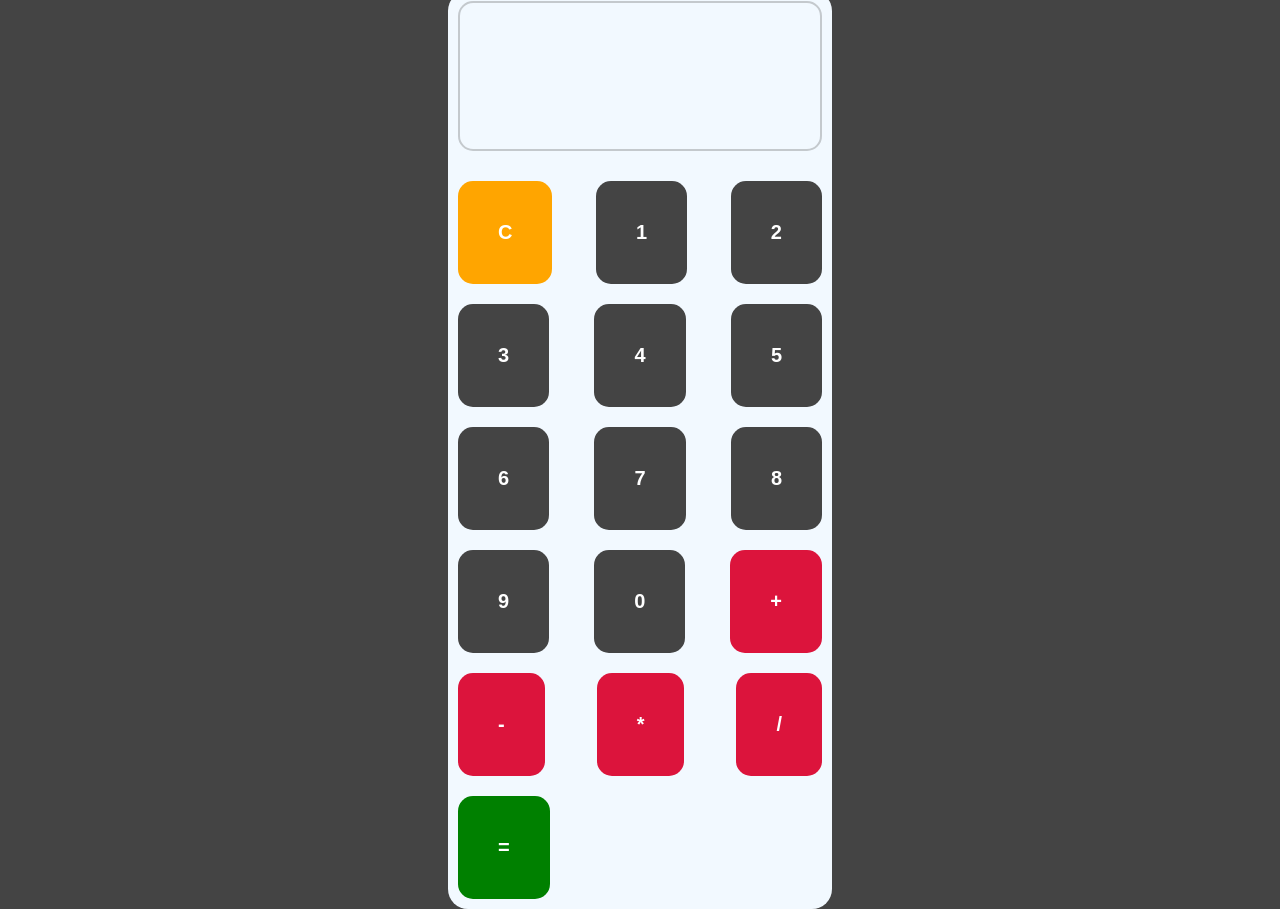
<file: calculator_app/index.html>
<!DOCTYPE html>
<html lang="en">
<head>
    <meta charset="UTF-8">
    <link rel="stylesheet" href="./index.css">
    <title>calculator_app</title>
</head>
<body>
<!--calculator container-->
    <section>
        <div class="container">
    <!--    calculator screen    -->
            <div class="screen"></div>
    
    <!--    number keypads    -->
                <div class="keypads">
                    <button class="keypad clear">C</button>
                    <button class="keypad">1</button>
                    <button class="keypad">2</button>
                    <button class="keypad">3</button>
                    <button class="keypad">4</button>
                    <button class="keypad">5</button>
                    <button class="keypad">6</button>
                    <button class="keypad">7</button>
                    <button class="keypad">8</button>
                    <button class="keypad">9</button>
                    <button class="keypad">0</button>
                    <button class="keypad sum">+</button>
                    <button class="keypad minus">-</button>
                    <button class="keypad multiply">*</button>
                    <button class="keypad divide">/</button>
                    <button class="keypad equals">=</button>
                </div>
        </div>
    </section>

<script src="./index.js"></script>
</body>
</html>
</file>
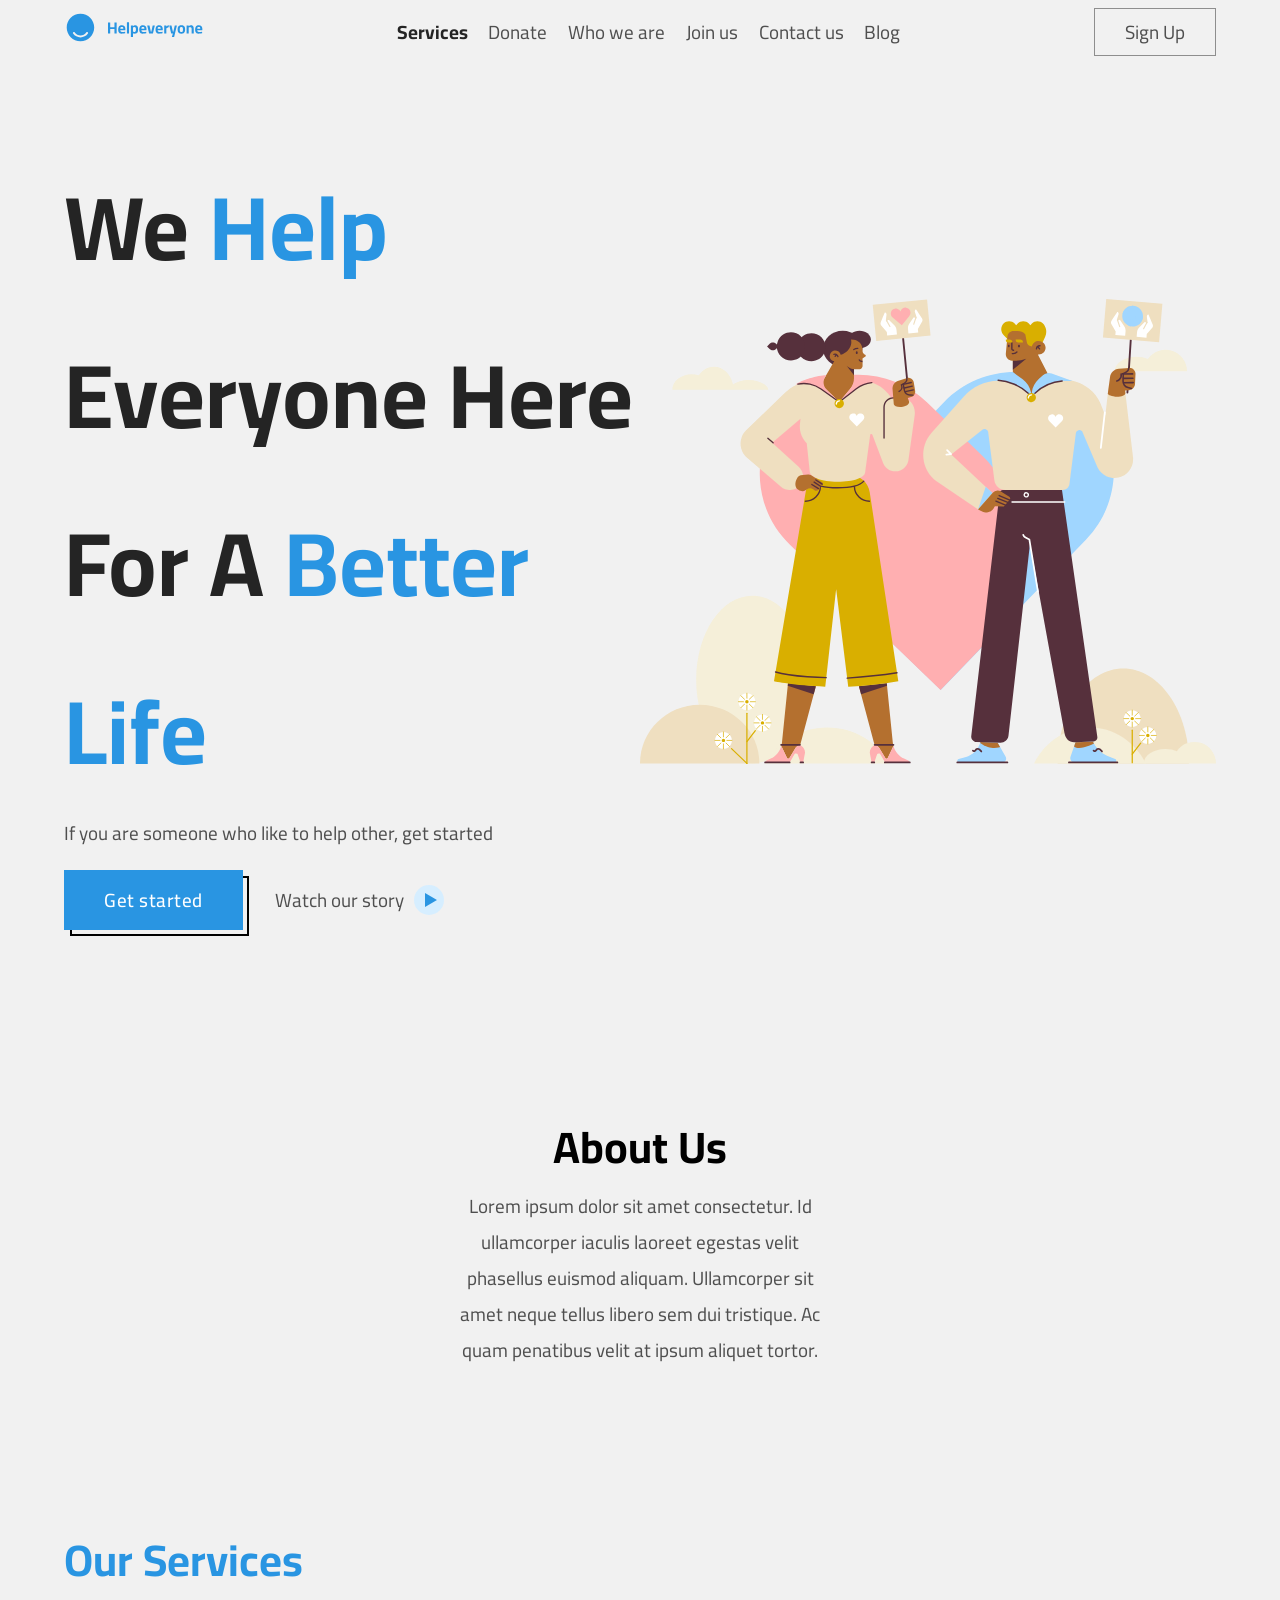
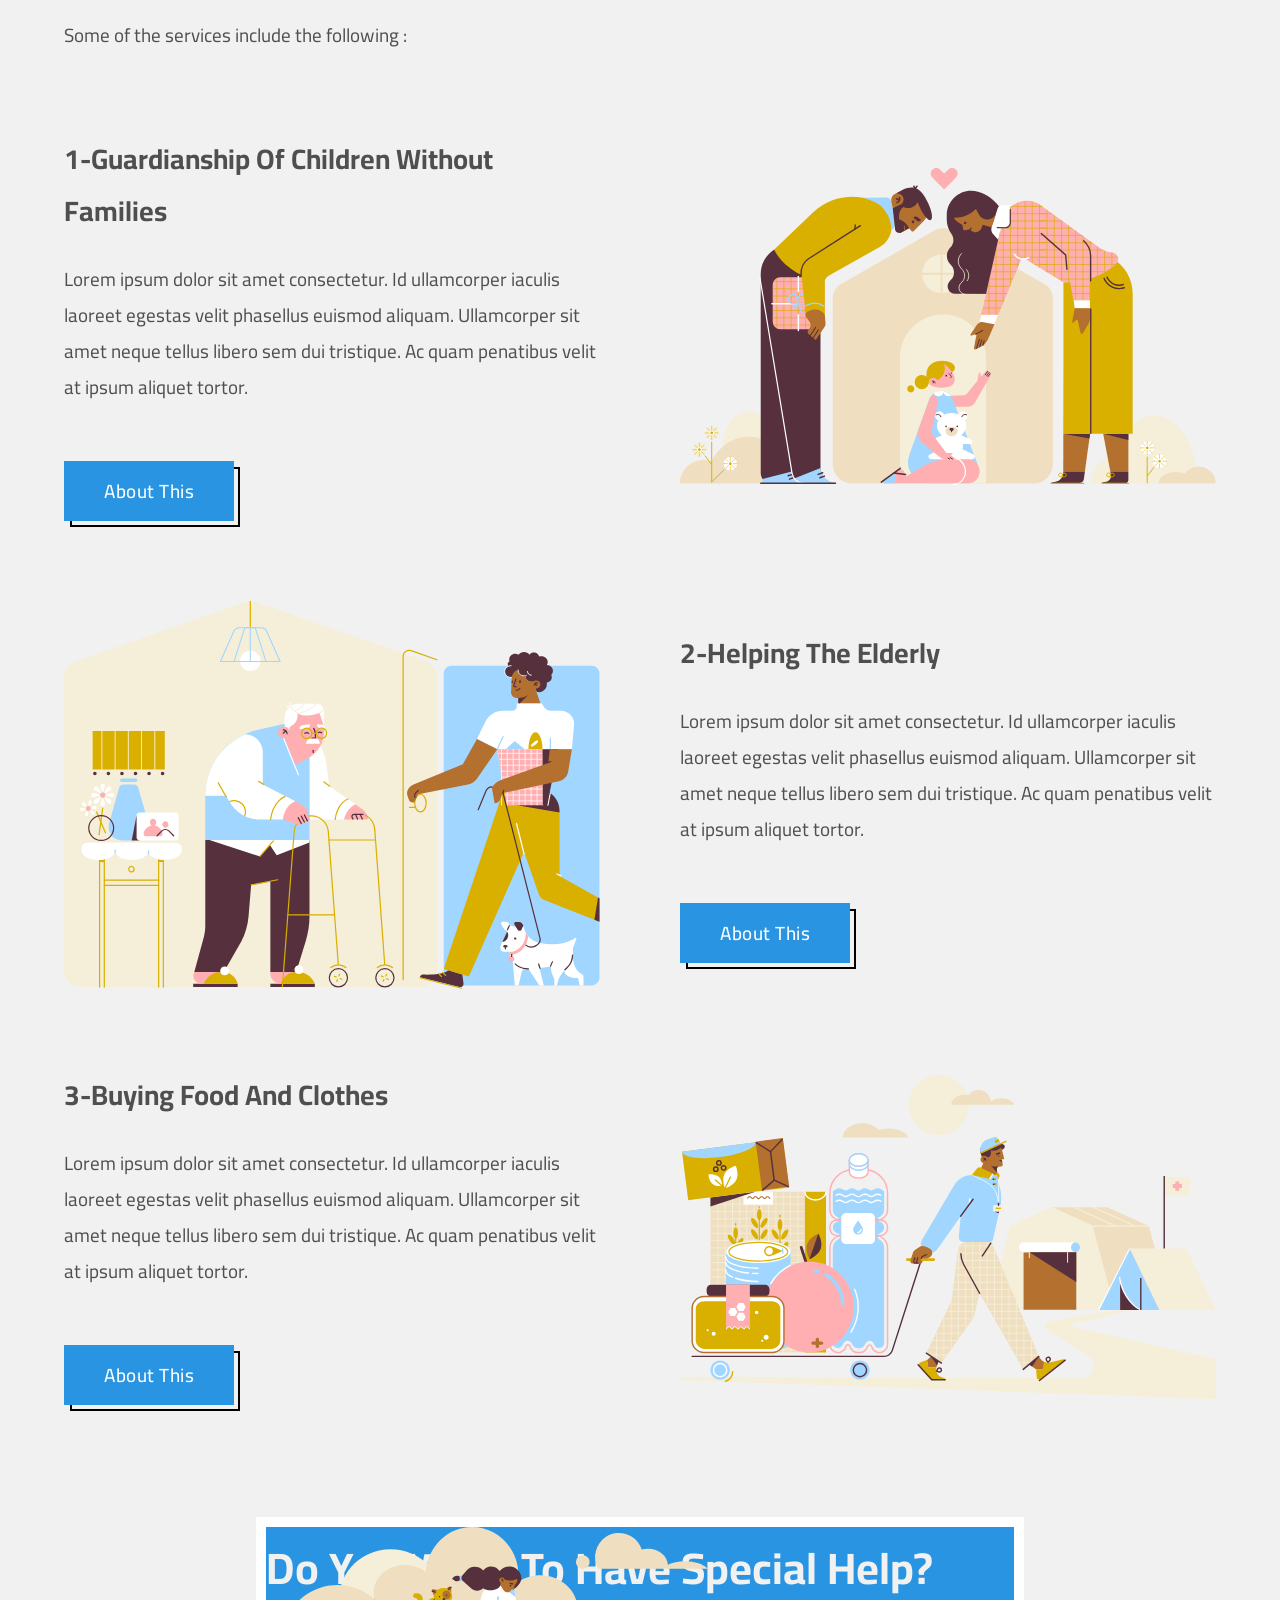
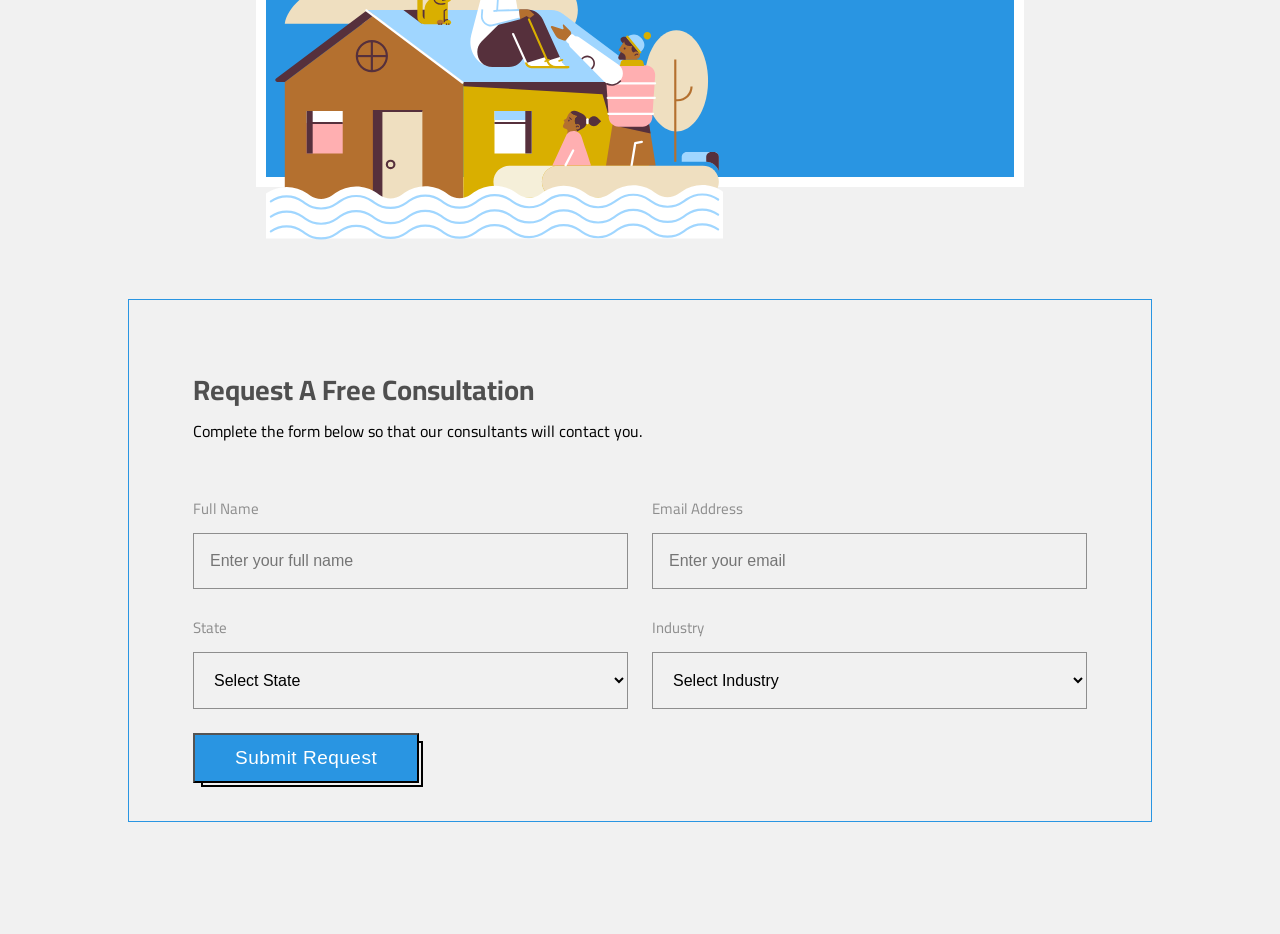
<file: helpeveryone_web_app/index.html>
<!DOCTYPE html>
<html lang="en">
<head>
    <meta charset="UTF-8">
  <!--  google fonts cdn  -->
  <link rel="preconnect" href="https://fonts.googleapis.com">
  <link rel="preconnect" href="https://fonts.gstatic.com" crossorigin>
  <link href="https://fonts.googleapis.com/css2?family=Cairo:wght@200..1000&display=swap" rel="stylesheet">
  <link rel="stylesheet" href="index.css">
    <title>helpeveryone.com</title>
</head>
<body>
  <!--navbar section-->
  <section class="navbar-section">
    <div class="navbar page-width">
      <div class="logo">
        <img src="./images/logo.svg" alt="">
      </div>

      <ul class="nav-links">
        <li><a href="#" class="active-link">Services</a></li>
        <li><a href="#">Donate</a></li>
        <li><a href="#">Who we are</a></li>
        <li><a href="#">Join us</a></li>
        <li><a href="#">Contact us</a></li>
        <li><a href="#">Blog</a></li>
      </ul>

      <div class="nav-button">
        <a href="#" class="outline-button">Sign Up</a>
      </div>
    </div>
  </section>

  <!--main section-->
  <section class="main">
    <div class="main-section page-width">
      <div>
        <h2 class="main-text">We <span class="blue-text">Help</span> Everyone
          Here For A <span class="blue-text">Better Life</span>
        </h2>

        <p class="main-description">If you are someone who like to help other, get started</p>

        <div class="main-buttons">
          <a href="#" class="offset-btn">Get started</a>
          <a href="#" class="no-bg-btn">
            <span>Watch our story</span>
            <img src="./images/play-btn.svg" alt="">
          </a>
        </div>
      </div>

      <div>
        <img src="./images/hero.svg" alt="">
      </div>
    </div>
  </section>

  <!--about us section-->
  <section class="about-section">
    <div class="about">
      <h2 class="sub-title">About Us</h2>
      <p>Lorem ipsum dolor sit amet consectetur. Id ullamcorper iaculis laoreet egestas velit phasellus euismod aliquam. Ullamcorper sit amet neque tellus libero sem dui tristique. Ac quam penatibus velit at ipsum aliquet tortor.</p>
    </div>
  </section>

  <!--services section-->
  <section class="services page-width">
    <div class="service-text">
      <h2 class="sub-title">Our Services</h2>
      <p>Some of the services include the following :</p>
    </div>

    <div class="service-card">
      <div class="service-content">
        <h2 class="sub-text">1-Guardianship Of Children Without Families</h2>
        <p>Lorem ipsum dolor sit amet consectetur. Id ullamcorper iaculis laoreet egestas velit phasellus euismod aliquam. Ullamcorper sit amet neque tellus libero sem dui tristique. Ac quam penatibus velit at ipsum aliquet tortor.</p>
        <a href="#" class="offset-btn">About This</a>
      </div>

      <div class="service-image">
        <img src="./images/guardian.svg" alt="">
      </div>
    </div>

    <div class="service-card reverse">
      <div class="service-content">
        <h2 class="sub-text">2-Helping The Elderly</h2>
        <p>Lorem ipsum dolor sit amet consectetur. Id ullamcorper iaculis laoreet egestas velit phasellus euismod aliquam. Ullamcorper sit amet neque tellus libero sem dui tristique. Ac quam penatibus velit at ipsum aliquet tortor.</p>
        <a href="#" class="offset-btn">About This</a>
      </div>

      <div class="service-image">
        <img src="./images/elderly.svg" alt="">
      </div>
    </div>

    <div class="service-card">
      <div class="service-content">
        <h2 class="sub-text">3-Buying Food And Clothes</h2>
        <p>Lorem ipsum dolor sit amet consectetur. Id ullamcorper iaculis laoreet egestas velit phasellus euismod aliquam. Ullamcorper sit amet neque tellus libero sem dui tristique. Ac quam penatibus velit at ipsum aliquet tortor.</p>
        <a href="#" class="offset-btn">About This</a>
      </div>

      <div class="service-image">
        <img src="./images/shopping.svg" alt="">
      </div>
    </div>
  </section>

  <!--cta section-->
  <section class="call-to-action">
    <div class="absolute">
      <img src="./images/rooftop.svg" alt="">
    </div>

    <div class="cta-textbox">
      <h2 class="sub-title">Do You Want To
        Have Special Help?</h2>
    </div>
  </section>

  <!-- Contact Form Section -->
  <section class="contact-form">

    <div class="contact-form-text">
      <h2 class="sub-text">Request A Free Consultation</h2>
      <p>Complete the form below so that our consultants will contact you.</p>
    </div>

    <form action="#">

      <!-- Row 1 -->
      <div class="form-row">

        <div class="form-group">
          <label for="full-name">Full Name</label>
          <input
                  type="text"
                  id="full-name"
                  name="full-name"
                  placeholder="Enter your full name"
                  required>
        </div>

        <div class="form-group">
          <label for="email">Email Address</label>
          <input
                  type="email"
                  id="email"
                  name="email"
                  placeholder="Enter your email"
                  required>
        </div>

      </div>

      <!-- Row 2 -->
      <div class="form-row">

        <div class="form-group">
          <label for="state">State</label>

          <select id="state" name="state" required>
            <option value="" selected disabled>Select State</option>
            <option>Lagos</option>
            <option>Abuja</option>
            <option>Oyo</option>
            <option>Rivers</option>
            <option>Kano</option>
          </select>
        </div>

        <div class="form-group">
          <label for="industry">Industry</label>

          <select id="industry" name="industry" required>
            <option value="" selected disabled>Select Industry</option>
            <option>Technology</option>
            <option>Finance</option>
            <option>Healthcare</option>
            <option>Education</option>
            <option>Manufacturing</option>
          </select>
        </div>

      </div>

      <!-- Submit Button -->
      <button type="submit" class="offset-btn">
        Submit Request
      </button>

    </form>

  </section>

  <!--footer menu-->
  <section class="footer-menu"></section>

  <!--footer section-->
  <footer class="footer"></footer>
</body>
</html>
</file>
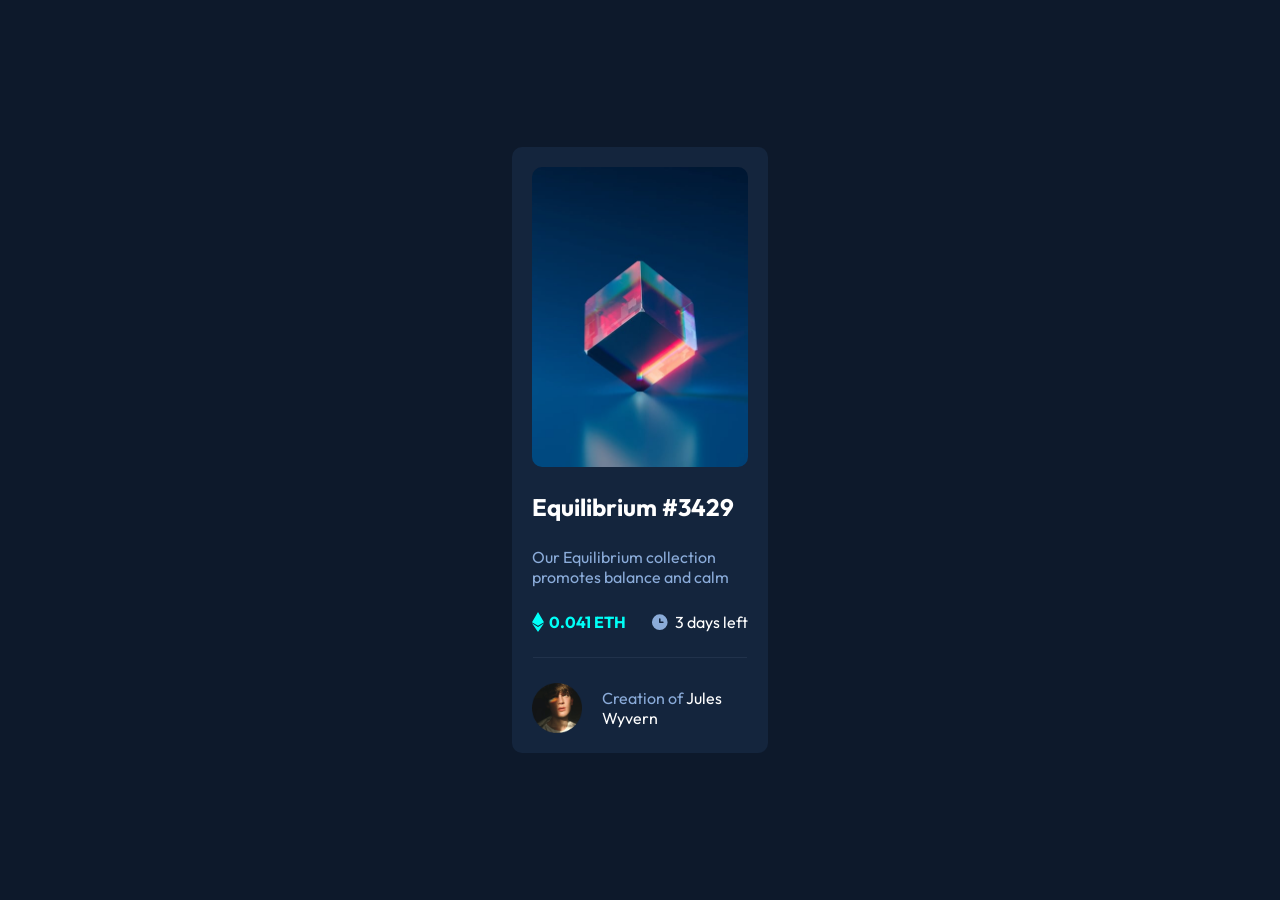
<file: nft-preview-card-component-main/index.html>
<!DOCTYPE html>
<html lang="en">
<head>
  <meta charset="UTF-8">
  <meta name="viewport" content="width=device-width, initial-scale=1.0">
  <link rel="icon" type="image/png" sizes="32x32" href="./images/favicon-32x32.png">
  <link rel="stylesheet" href="./index.css">
  <title>Frontend Mentor | NFT preview card component</title>
</head>
<body>

  <section class="nft-card">
    <img src="./images/image-equilibrium.jpg" alt="">
    
    <p class="nft-title">Equilibrium #3429</p>
    <span class="nft-description">Our Equilibrium collection promotes balance and calm</span>
    <div class="status">
      <div class="flex-items green">
        <img class="icon" src="./images/icon-ethereum.svg" alt="">
        <span>0.041 ETH</span>
      </div>
      
      <div class="flex-items">
        <img class="icon" src="./images/icon-clock.svg" alt="">
        <span>3 days left</span>
      </div>
    </div>

    <hr>
    
    <div class="attribution">
      <img class="avatar-img" src="./images/image-avatar.png" alt="">
      <p><span class="grey-text">Creation of</span> Jules Wyvern</p>
    </div>
  </section>


</body>
</html>


<!--Equilibrium #3429-->

<!--Our Equilibrium collection promotes balance and calm.-->

<!--0.041 ETH-->
<!--3 days left-->

<!--Creation of Jules Wyvern-->
</file>
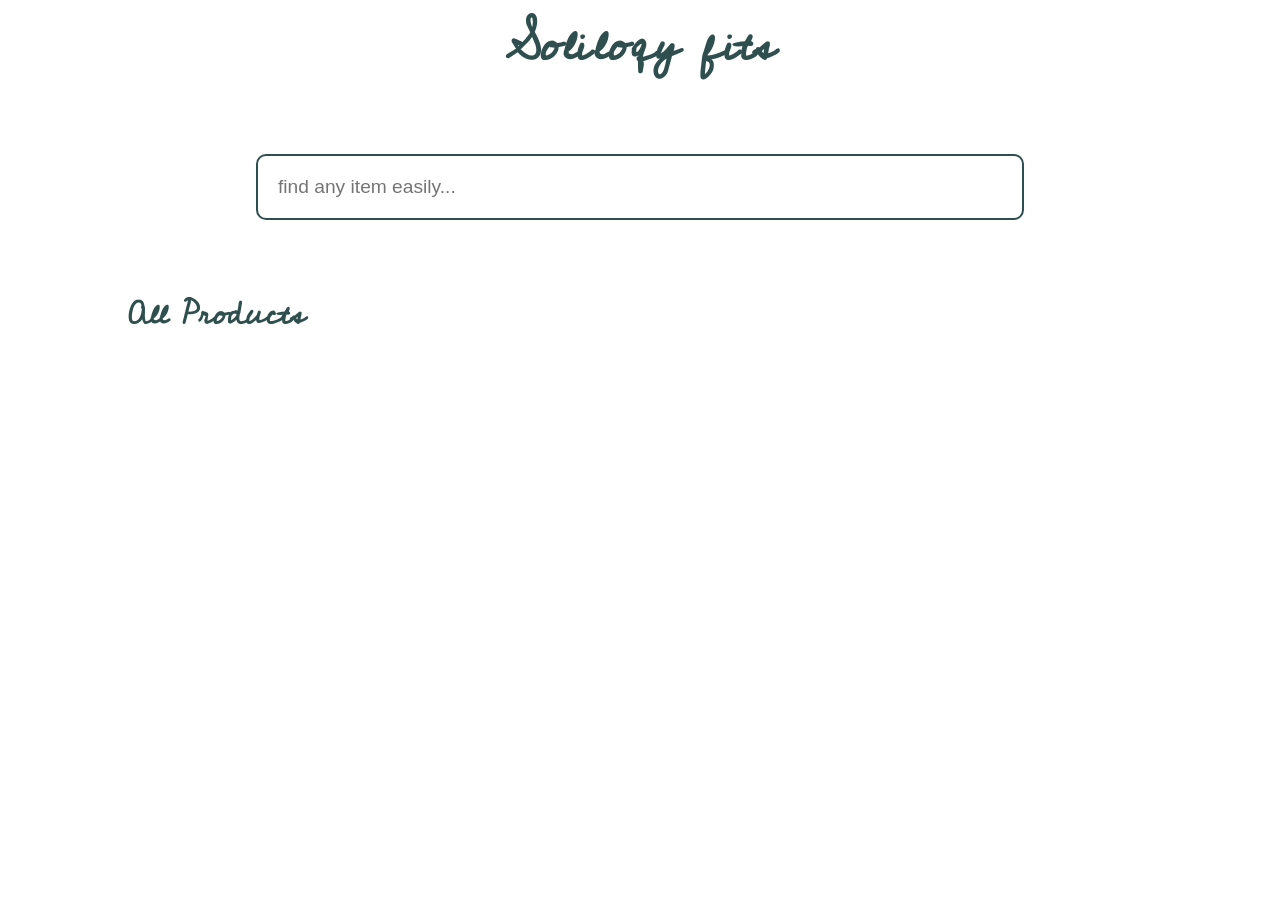
<file: products_listings/index.html>
<!doctype html>
<html lang="en">
<head>
    <meta charset="UTF-8">
    <meta name="viewport"
          content="width=device-width, user-scalable=no, initial-scale=1.0, maximum-scale=1.0, minimum-scale=1.0">
    <meta http-equiv="X-UA-Compatible" content="ie=edge">
    <link rel="stylesheet" href="index.css">
    <title>Document</title>
</head>
<body>

    <header>
        <div class="logo">
            <span>Soliloqy fits</span>
        </div>
    </header>
    
    <div class="search_form">
        <input class="search" type="text" placeholder="find any item easily...">
    </div>

    <section class="products">
        <h4>All Products</h4>
        <div class="product-list"></div>
    </section>

<script src="./index.js"></script>
</body>
</html>
</file>
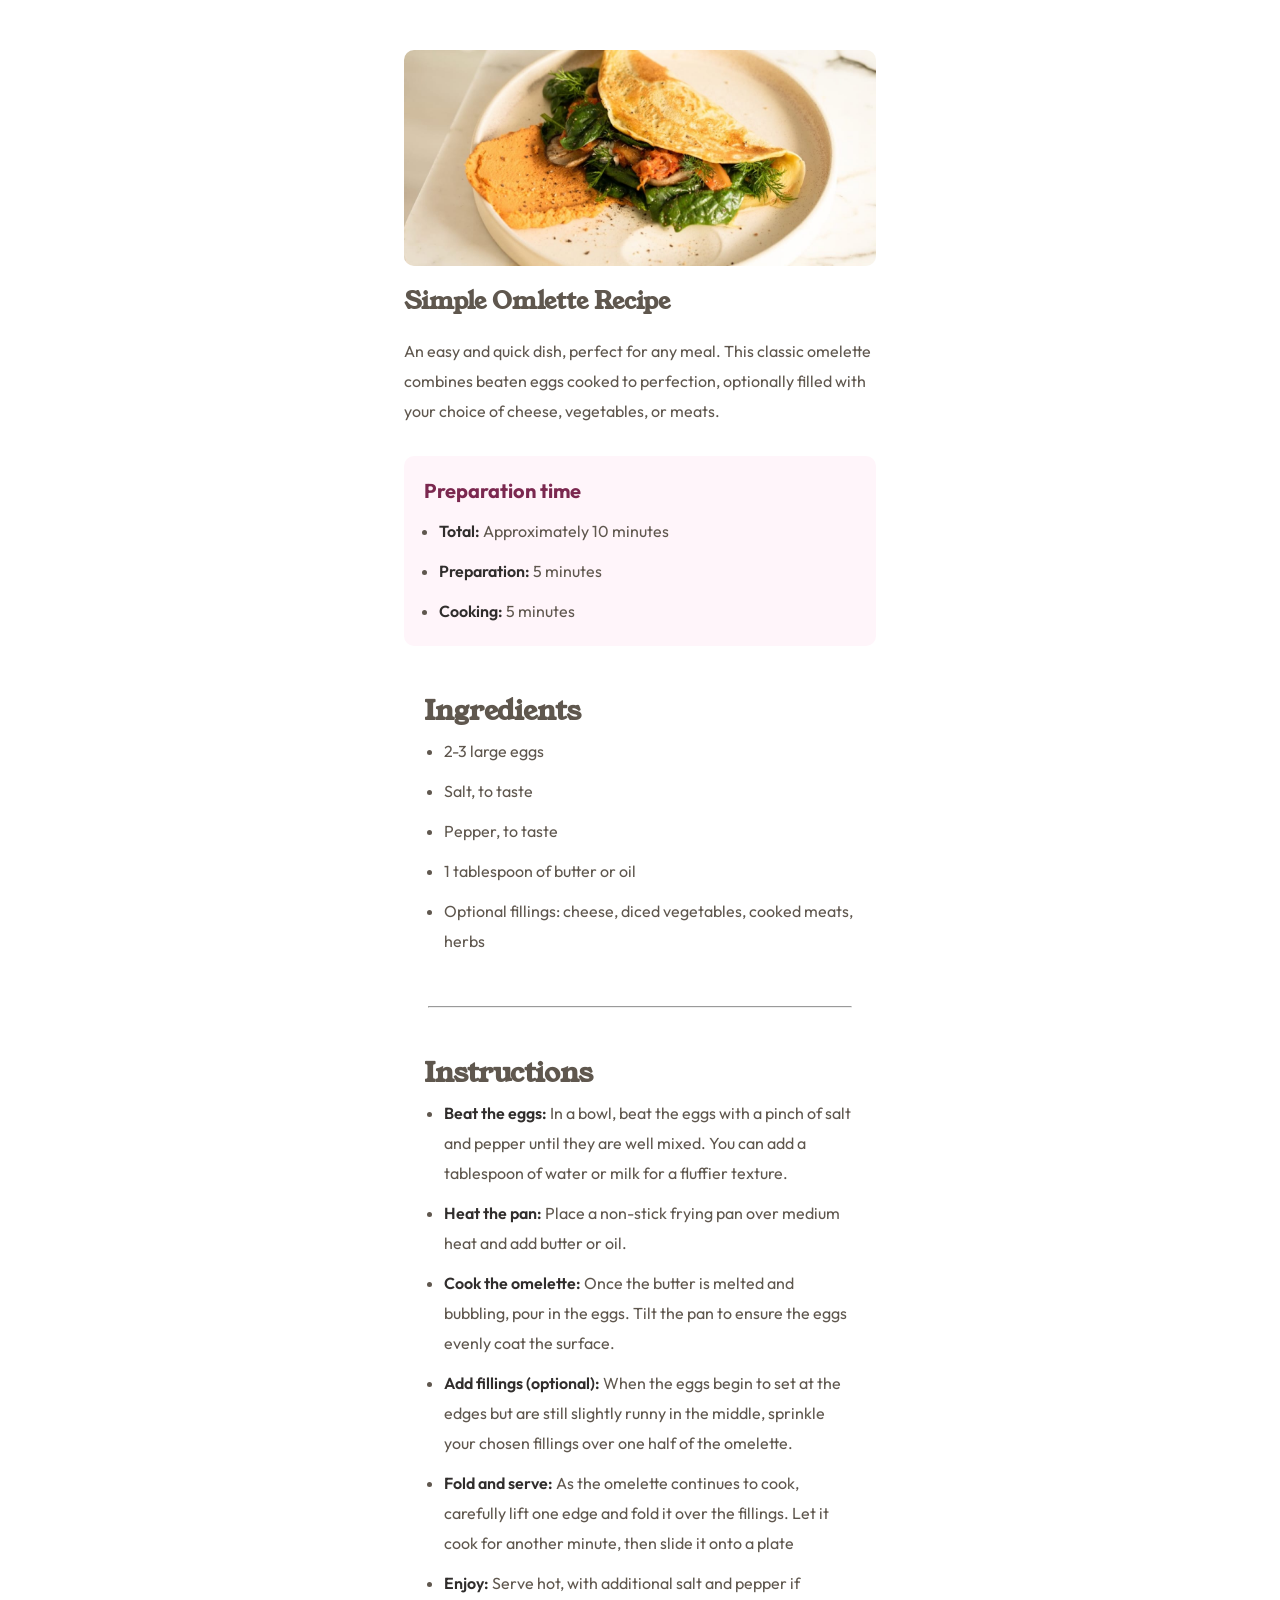
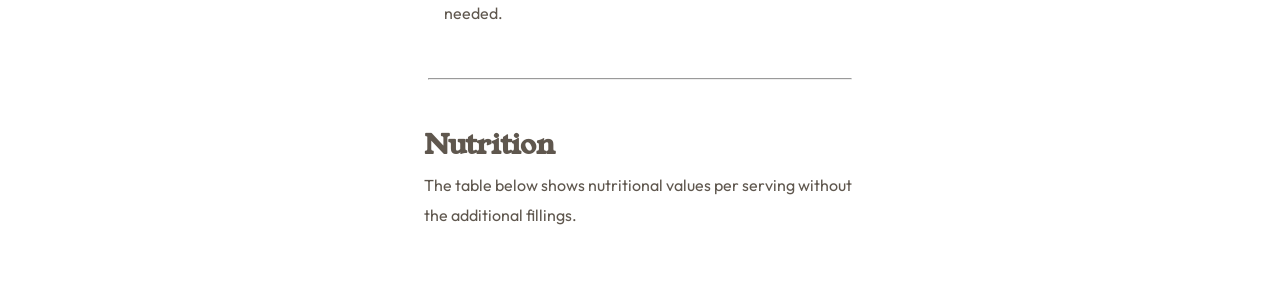
<file: recipe-page-main/index.html>
<!DOCTYPE html>
<html lang="en">
<head>
  <meta charset="UTF-8">
  <meta name="viewport" content="width=device-width, initial-scale=1.0"> <!-- displays site properly based on user's device -->

  <link rel="icon" type="image/png" sizes="32x32" href="./assets/images/favicon-32x32.png">
  <link rel="stylesheet" href="./style.css">
  <title>Frontend Mentor | Recipe page</title>
  <style>
    .attribution { font-size: 0.6875rem; text-align: center; }
    .attribution a { color: hsl(228, 45%, 44%); }
  </style>
</head>
<body>
    <section class="recipe-item">
      <header class="header">
        <img src="./assets/images/image-omelette.jpeg" alt="omlette-image">
        <h1 class="recipe-title">Simple Omlette Recipe</h1>

        <p>An easy and quick dish, perfect for any meal. This classic omelette combines beaten eggs cooked
          to perfection, optionally filled with your choice of cheese, vegetables, or meats.</p>
      </header>
      
      <header class="preparation">
        <ul class="preparation-card">
          <h4 class="preparation-title">Preparation time</h4>
          <li>
            <p> <span>Total:</span> Approximately 10 minutes</p>
          </li>
          <li><p> <span>Preparation:</span> 5 minutes</p></li>
          <li> <p> <span>Cooking:</span> 5 minutes</p></li>
        </ul>
      </header>
      
      <header class="card">
        <ul class="ul-card">
          <h4 class="card-title">Ingredients</h4>
          <li>
            <p>2-3 large eggs</p>
          </li>
          
          <li>
            <p>Salt, to taste</p>
          </li>
          
          <li>
            <p>Pepper, to taste</p>
          </li>
          
          <li>
            <p>1 tablespoon of butter or oil</p>
          </li>

          <li>
            <p>Optional fillings: cheese, diced vegetables, cooked meats, herbs</p>
          </li>
        </ul>
      </header>
      <hr>

      <header class="card">
        <ul class="ul-card">
          <h4 class="card-title">Instructions</h4>
          <li>
            <p> <span>Beat the eggs:</span> In a bowl, beat the eggs with a pinch of salt and pepper until they are well mixed.
              You can add a tablespoon of water or milk for a fluffier texture.</p>
          </li>
          
          <li>
            <p> <span>Heat the pan:</span> Place a non-stick frying pan over medium heat and add butter or oil.</p>
          </li>

          <li>
            <p> <span>Cook the omelette:</span> Once the butter is melted and bubbling, pour in the eggs. Tilt the pan to ensure
              the eggs evenly coat the surface.</p>
          </li>

          <li>
            <p> <span>Add fillings (optional):</span> When the eggs begin to set at the edges but are still slightly runny in the
              middle, sprinkle your chosen fillings over one half of the omelette.</p>
          </li>

          <li>
            <p> <span>Fold and serve:</span> As the omelette continues to cook, carefully lift one edge and fold it over the
              fillings. Let it cook for another minute, then slide it onto a plate</p>
          </li>
          
          <li>
            <p> <span>Enjoy:</span> Serve hot, with additional salt and pepper if needed.</p>
          </li>
        </ul>
      </header>
      <hr>

      <header class="card">
        <ul class="ul-card">
          <h4 class="card-title">Nutrition</h4>
          <p>The table below shows nutritional values per serving without the additional fillings.</p>
        </ul>
      </header>

    </section>
</body>
</html>
</file>
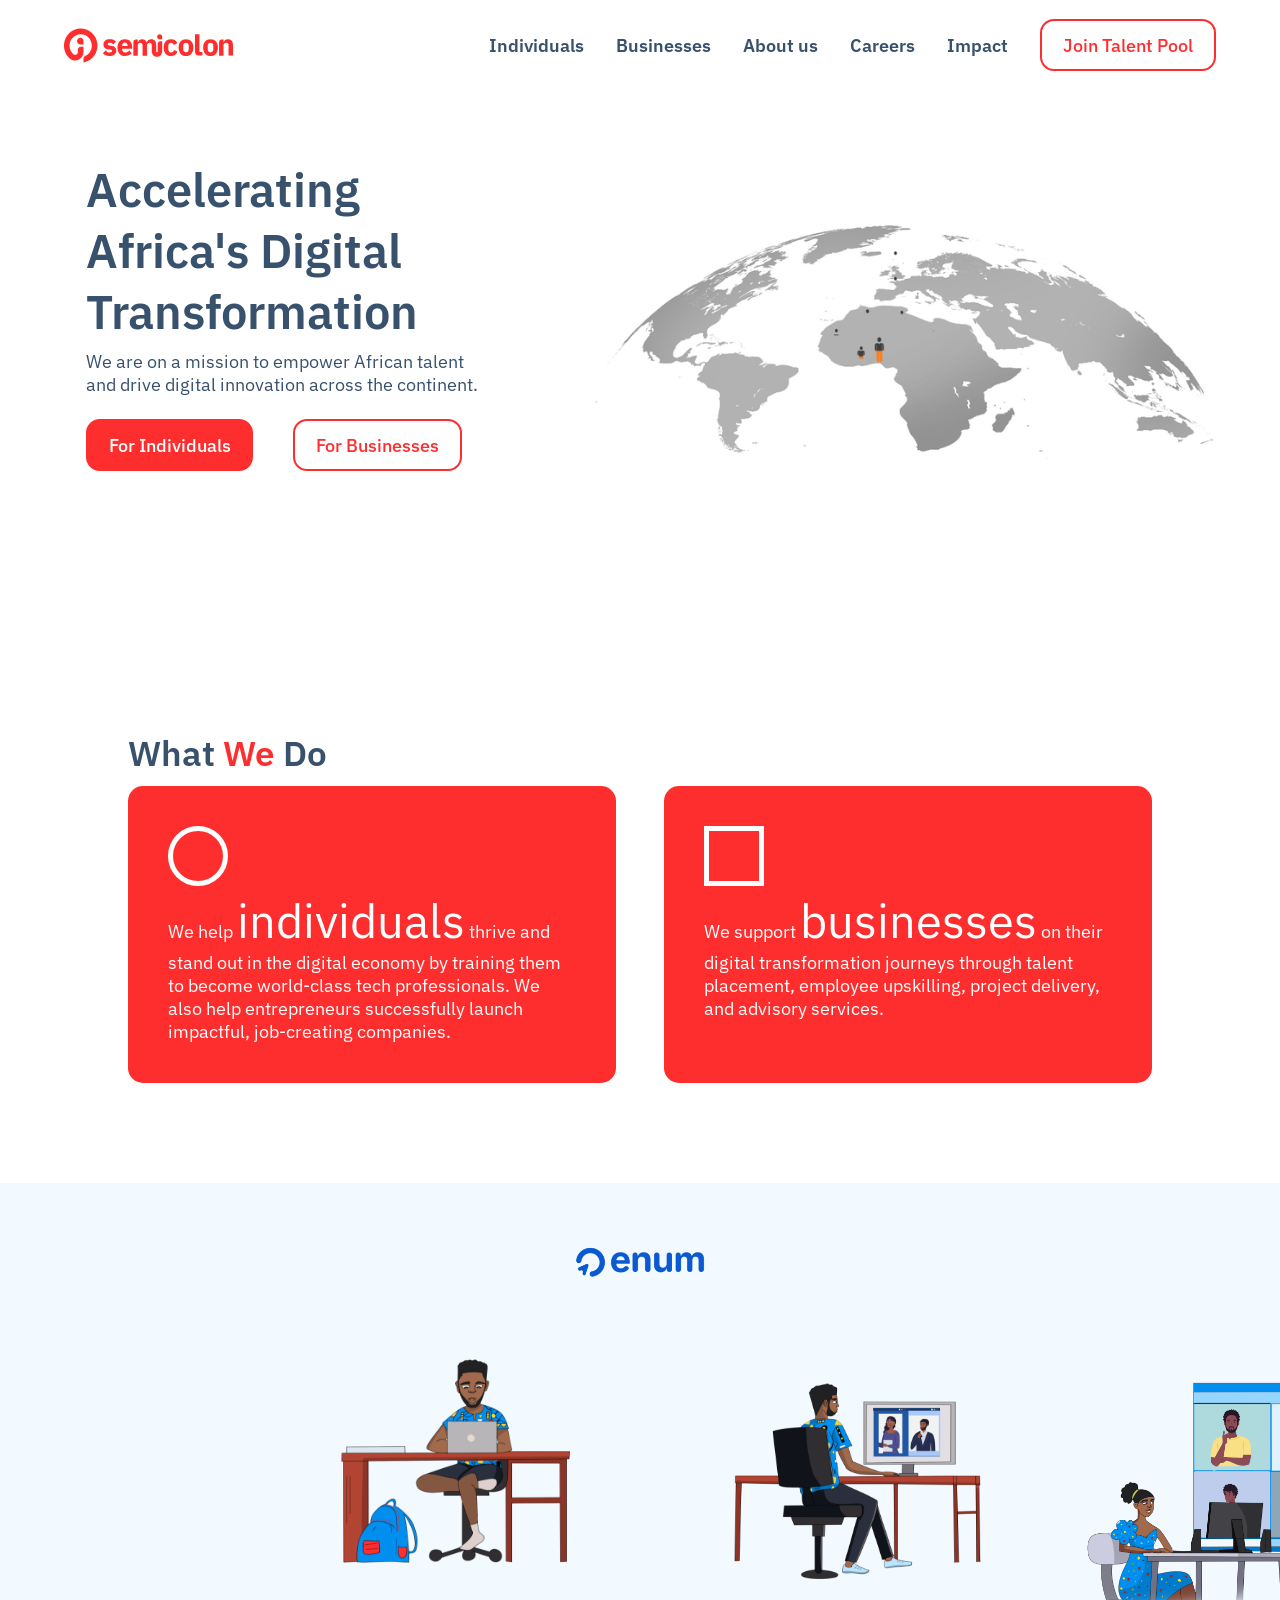
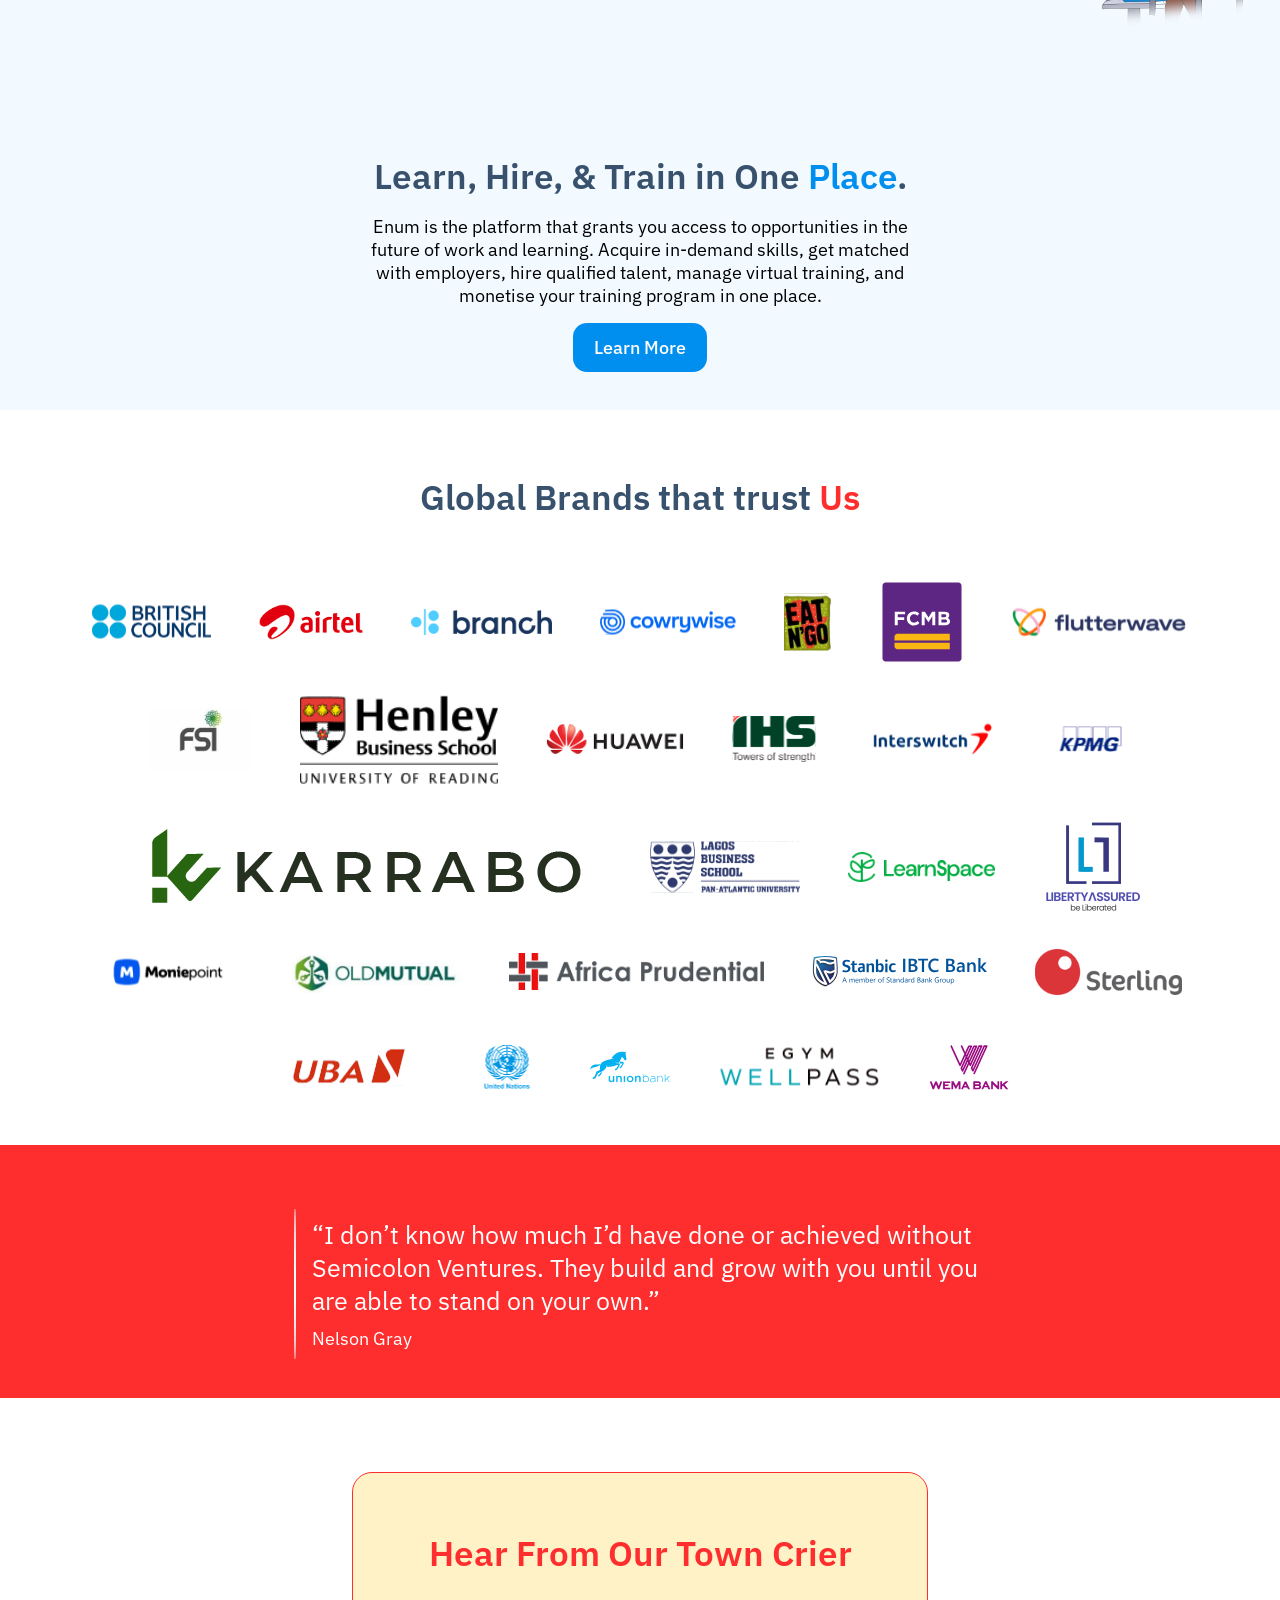
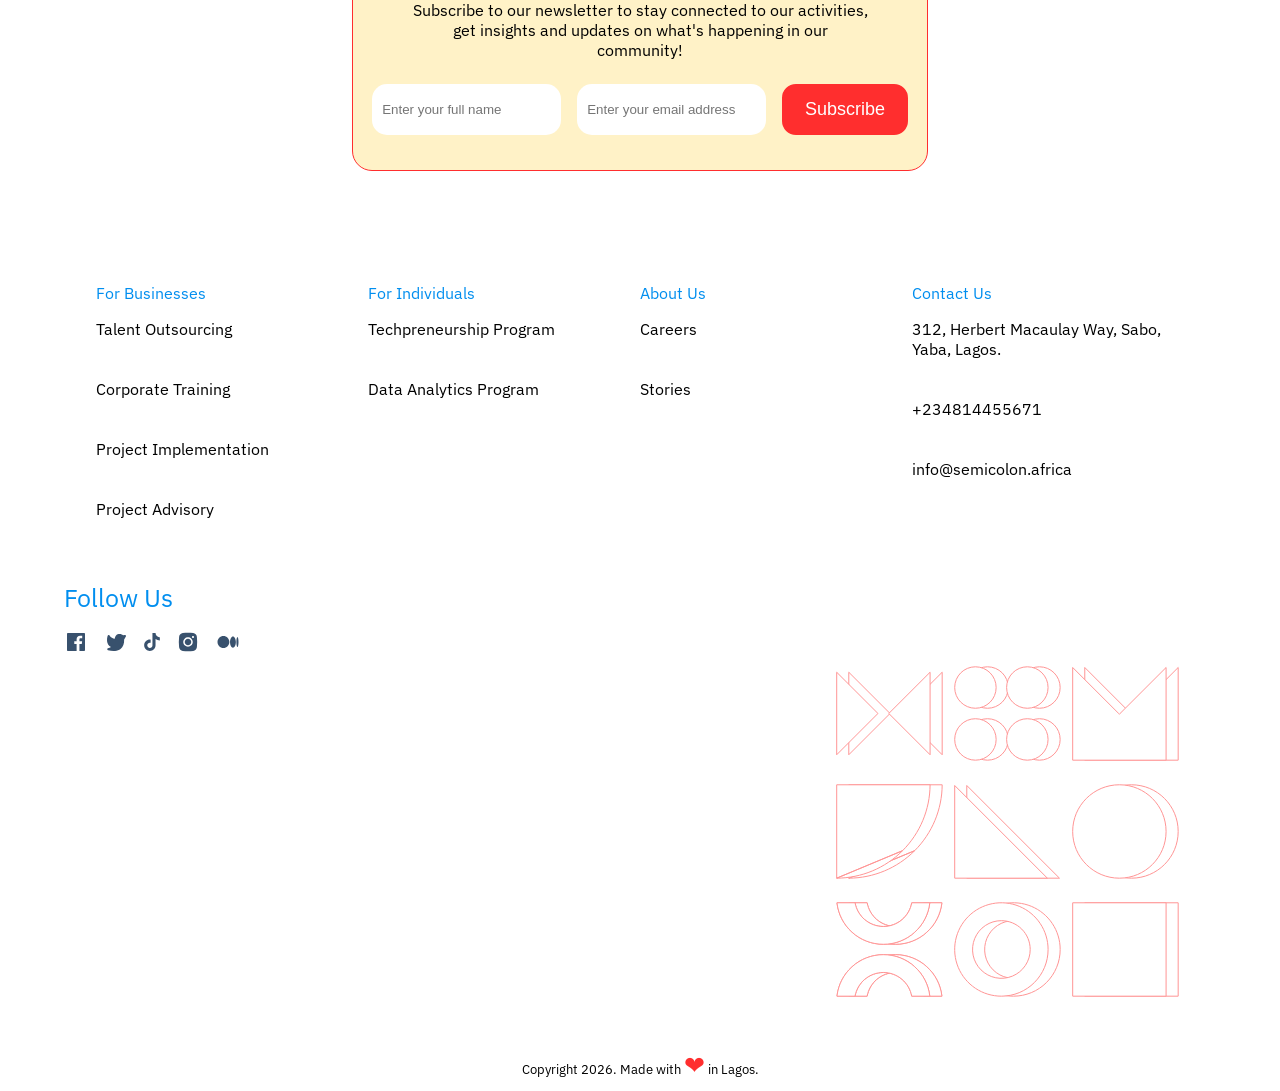
<file: semicolon_africa/index.html>
<!DOCTYPE html>
<html lang="en">
<head>
    <meta charset="UTF-8">
    <meta name="viewport" content="width=device-width, initial-scale=1.0">
    <!-- google fonts -->
    <link rel="preconnect" href="https://fonts.googleapis.com">
    <link rel="preconnect" href="https://fonts.gstatic.com" crossorigin>
    <link href="https://fonts.googleapis.com/css2?family=IBM+Plex+Sans:ital,wght@0,100..700;1,100..700&display=swap" rel="stylesheet">
    <link rel="stylesheet" href="index.css">
    <title>Semicolon Africa</title>
</head>
<body>
    <!-- navbar section -->
    <section class="nav-section">
        <nav class="navbar">
            <!-- logo -->
            <div class="logo-box">
                <img class="logo-img" src="./images/logo.svg" alt="Semicolon Favicon">
            </div>

            <!-- navigation links -->
            <ul class="nav-links">
                <li><a class="link"href="#/individuals">Individuals</a></li>
                <li><a class="link"href="#/businesses">Businesses</a></li>
                <li><a class="link"href="#/about-us">About us</a></li>
                <li><a class="link"href="#/careers">Careers</a></li>
                <li><a class="link"href="#/our-impact">Impact</a></li>

                <!-- join talent-pool button -->
                <a class="outline-button" href="#apply.semicolon.africa" id="join-btn">Join Talent Pool</a>
            </ul>
        </nav>
    </section>


    <!-- hero section -->
    <section class="hero-section">
        <!-- left div -->
         <div class="hero-left">
            <h1>Accelerating Africa's Digital Transformation</h1>

            <small>We are on a mission to empower African talent and drive digital innovation across the continent.</small>

            <div class="buttons">
                <a class="main-button" href="#">For Individuals</a>
                <a class="outline-button" href="#">For Businesses</a>
            </div>
         </div>

        <!-- right div -->
         <div class="hero-image">
            <img src="./images/hero-gif.gif" alt="hero-gif">
         </div>
    </section>

    <!-- what we do section -->
    <section class="what-we-do">
         <h3 class="title">What <span class="colored">We</span> Do</h3>
         
         <div class="boxes">  
         <!-- left box -->       
        <div class="box">
            <img src="./images/circle.svg" alt="">
            <p>We help <span class="hero">individuals</span> thrive and stand out in the digital economy by training them to become world-class tech professionals. We also help entrepreneurs successfully launch impactful, job-creating companies.</p>
        </div>

         <!-- right box -->
          <div class="box">
              <img src="./images/outline-box.svg" alt="">
             <p>We support <span class="hero">businesses</span> on their digital transformation journeys through talent placement, employee upskilling, project delivery, and advisory services.</p>
          </div>
        </div>
    </section>

    <!-- how we do it accordion -->
    <section></section>

    <!-- enum learn more section -->
    <section class="learn-more">
        <img class="learn_img" src="./images/enum.svg" alt="enum logo">
        <div class="learn-more-imgs">
            <img src="./images/hire.svg" alt="virtual meeting">
            <img src="./images/learn.svg" alt="remote-work">
            <img src="./images/train.svg" alt="board meetings">
        </div>

        <div class="learn-field">
            <p class="title">Learn, Hire, & Train in One <span class="biro-blue">Place</span>.</p>
            <p class="sub-text">
                Enum is the platform that grants you access to opportunities in the future of work and learning. Acquire in-demand skills, get matched with employers, hire qualified talent, manage virtual training, and monetise your training program in one place.
            </p>

            <a href="#/learn-more-about-enum-verse" class="button learn-btn">Learn More</a>
        </div>
    </section>

    <!-- global brands section -->
    <section class="brands">
        <p class="title">Global Brands that trust <span class="colored">Us</span></p>
        <div class="brand-logos">
            <img src="./images/britishcouncil.svg" alt="">
            <img src="./images/airtel.svg" alt="">
            <img src="./images/branch.svg"/>
            <img src="./images/cowrywise.svg"/>
            <img src="./images/eatngo.svg"/>
            <img src="./images/fcmb.svg"/>
            <img src="./images/flutterwave.svg"/>
            <img src="./images/fsi.svg"/>
            <img src="./images/henley.svg"/>
            <img src="./images/huawei.svg"/>
            <img src="./images/ihs.svg"/>
            <img src="./images/interswitch.svg"/>
            <img src="./images/kpmg.svg"/>
            <img src="./images/karaabo.png"/>
            <img src="./images/lagosbusiness.svg"/>
            <img src="./images/learnspace.svg"/>
            <img src="./images/liberty.svg"/>
            <img src="./images/moniepoint.svg"/>
            <img src="./images/mutual.svg"/>
            <img src="./images/prudential.svg"/>
            <img src="./images/stanbic.svg"/>
            <img src="./images/sterling.svg"/>
            <img src="./images/uba.svg"/>
            <img src="./images/un.svg"/>
            <img src="./images/union.svg"/>
            <img src="./images/wellpass.svg"/>
            <img src="./images/wema.svg"/>
        </div>
    </section>

    <!-- testimonial section -->
    <section class="testimonials">
        <div class="testimonial-box">
            <div class="line"></div>
            <div class="testimonial">
                <p>“I don’t know how much I’d have done or achieved without Semicolon Ventures. They build and grow with you until you are able to stand on your own.”</p>
                <small>Nelson Gray</small>
            </div>
        </div>
    </section>

    <!-- newsletter section -->
    <section class="newsletter-sect">
        <div class="newsletter">
            <h2 class="title">
                Hear From Our Town Crier
            </h2>

            <p>
                Subscribe to our newsletter to stay connected to our activities, get insights
                and updates on what's happening in our community!
            </p>

            <div class="flex-form">
                <input type="text" placeholder="Enter your full name">
                <input type="text" placeholder="Enter your email address">
                <button class="main-button">Subscribe</button>
            </div>
        </div>
    </section>

    <!-- footer navigation menu   -->
    <section class="footer-menu">
    <!--  first menu links   -->
        <ul class="footer-links">
            <p>For Businesses</p>
            <a href="#Talent Outsourcing" class="footer-link">Talent Outsourcing</a>
            <a href="#Corporate Training" class="footer-link">Corporate Training</a>
            <a href="#Project Implementation" class="footer-link">Project Implementation</a>
            <a href="#Project Advisory" class="footer-link">Project Advisory</a>
        </ul>

        <!--  second menu links   -->
        <ul class="footer-links">
            <p>For Individuals</p>
            <a href="#Techpreneurship Program" class="footer-link">Techpreneurship Program</a>
            <a href="#Data Analytics Program" class="footer-link">Data Analytics Program</a>
        </ul>

        <!--  third menu links   -->
        <ul class="footer-links">
            <p>About Us</p>
            <a href="#Careers" class="footer-link">Careers</a>
            <a href="#Stories" class="footer-link">Stories</a>
        </ul>

        <!--  fourth menu links   -->
        <ul class="footer-links">
            <p>Contact Us</p>
            <a href="#/312, Herbert Macaulay Way, Sabo, Yaba, Lagos" class="footer-link">312, Herbert Macaulay Way, Sabo, Yaba, Lagos.</a>
            <a href="#234814455671" class="footer-link">+234814455671</a>
            <a href="#info@semicolon.africa" class="footer-link">info@semicolon.africa</a>
        </ul>
    </section>

        <!--   socials     -->
        <section class="socials">
            <p>Follow Us</p>

            <div class="social-flex">
                <ul class="social-links">
                    <li><a href="#"><img src="./images/facebook.svg" alt="twitter"></a></li>
                    <li><a href="#"><img src="./images/twitter.svg" alt="twitter"></a></li>
                    <li><a href="#"><img src="./images/tiktok.svg" alt="twitter"></a></li>
                    <li><a href="#"><img src="./images/instagram.svg" alt="twitter"></a></li>
                    <li><a href="#"><img src="./images/medium.svg" alt="twitter"></a></li>
                </ul>

                <div>
                    <!--   absolute image     -->
                    <img src="./images/semicolon.svg" alt="semicolon-random-image">
                </div>
            </div>

        </section>

    <!-- footer section -->
    <footer>
        <small>Copyright 2026. Made with <span class="heart">❤</span> in Lagos.</small>
    </footer>

</body>
</html>
</file>
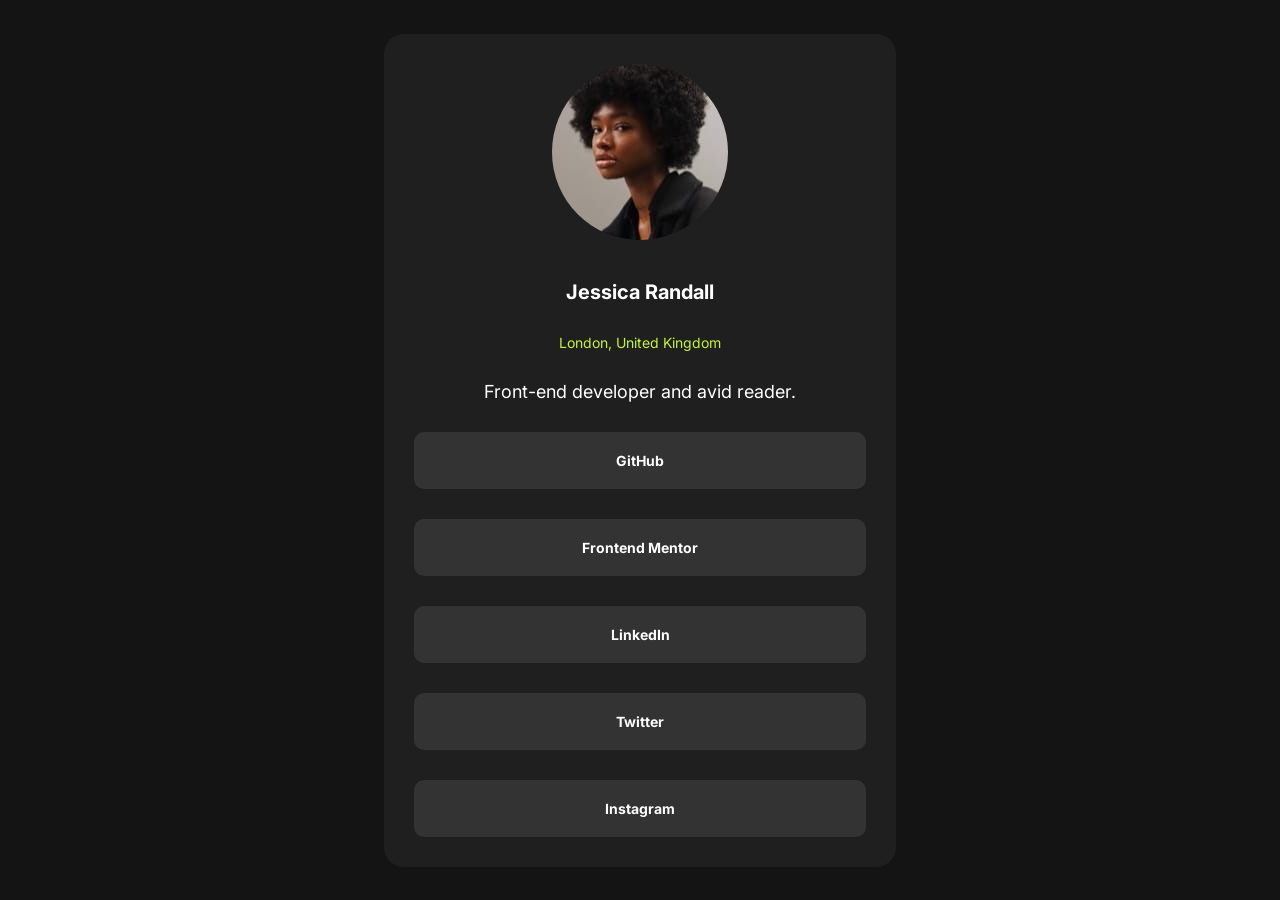
<file: social-links-profile-main/index.html>
<!DOCTYPE html>
<html lang="en">
<head>
  <meta charset="UTF-8">
  <meta name="viewport" content="width=device-width, initial-scale=1.0"> <!-- displays site properly based on user's device -->
  <link rel="icon" type="image/png" sizes="32x32" href="./assets/images/favicon-32x32.png">
  <link rel="stylesheet" href="./index.css">
  <title>Frontend Mentor | Social links profile</title>
</head>
<body>
  <section class="profile-card">
    <img src="./assets/images/avatar-jessica.jpeg" alt="">
    
    <div class="list-items">
      <span class="name">Jessica Randall</span>
      <span class="location">London, United Kingdom</span>
      <span class="occupation">Front-end developer and avid reader.</span>
      <span class="socials">GitHub</span>
      <span class="socials">Frontend Mentor</span>
      <span class="socials">LinkedIn</span>
      <span class="socials">Twitter</span>
      <span class="socials">Instagram</span>
    </div>
  </section>
</body>
</html>
</file>
<file: calculator_app/index.css>
*{
    margin: 0;
    padding: 0;
    box-sizing: border-box;
    list-style: none;
    text-decoration: none;
}

body{
    height: 100vh;
    display: flex;
    align-items: center;
    justify-content: center;
    background: #444;
}

section{
    background: #f2f9ff;
    width: 30%;
    border-radius: 20px;
    padding: 10px;
}

.container{
    display: flex;
    align-items: center;
    justify-content: center;
    flex-direction: column;
    gap: 30px;
}

.keypads{
    display: flex;
    gap: 20px;
    flex-wrap: wrap;
    font-size: 35px;
    align-items: center;
    justify-content: space-between;
}

.keypad{
    padding: 40px;
    font-size: 20px;
    font-weight: bold;
    border-radius: 15px;
    border: none;
    background-color: #444;
    color: white;
}

.screen{
    width: 100%;
    border: 2px solid #4444;
    height: 150px;
    border-radius: 15px;
    font-size: 40px;
    text-align: right;
    padding: 10px;
}

.sum{
    background-color: crimson;
}

.minus{
    background-color: crimson;
}

.multiply{
    background-color: crimson;
}

.divide{
    background-color: crimson;
}

.clear{
    background-color: orange;
}

.equals{
    background-color: green;
}
</file>
<file: helpeveryone_web_app/index.css>
:root {
    --main-color: #2995E2;
    --gray: #8E8E8E;
    --black-gray: #4f4f4f;
    --white: #f1f1f1;
    --black: #242424;
    --small-text: 15px;
    --medium-text: 19px;
    --main-text: 90px;
    --sub-title: 44px;
    --sub-header: 28px;
    --page-width: 90%;
    --center-page: 0 auto;
    --section-padding: 5% 5% 3%;
}


*{
   margin: 0;
    padding: 0;
    box-sizing: border-box;
    text-decoration: none;
    list-style: none;
    transition: all 400ms ease-in-out;
}

body{
    font-family: "Cairo", sans-serif;
    background-color: #f1f1f1;
}

img{
    object-fit: contain;
    width: 100%;
}

.no-bg-btn{
    display: flex;
    align-items: center;
    gap: 10px;
}

.no-bg-btn span{
    font-size: var(--medium-text);
}

.no-bg-btn img{
    width: auto;
    height: 30px;
}

/*offset button style*/

.offset-btn {
    display: inline-block;
    position: relative;
    padding: 12px 28px;
    font-size: var(--medium-text);
    font-weight: 500;
    letter-spacing: 0.5px;
    background: var(--main-color);
    color: #fff;
    cursor: pointer;
    text-decoration: none;
    transition: transform .2s ease;
}

.offset-btn a {
    color: inherit;
    text-decoration: none;
}

.offset-btn::after {
    content: "";
    position: absolute;
    inset: 0;
    border: 2px solid #000;
    background: transparent;
    transform: translate(6px, 6px);
    z-index: -1;
    transition: transform .2s ease;
}

.offset-btn:hover {
    transform: translate(6px, 6px);
}

.offset-btn:hover::after {
    transform: translate(0, 0);
    border: none;
}

@media (min-width: 768px) {
    .offset-btn {
        padding: 12px 40px;
    }
}
/*offset button style*/

.page-width{
    width: var(--page-width);
    margin: var(--center-page);
}

.button{
    padding: 12px 28px;
    font-size: var(--small-text);
}

.outline-button{
    border: 1px solid var(--gray);
    padding: 5px 30px;
    font-size: var(--medium-text);
}

.blue-text{
    color: var(--main-color);
}

.sub-title{
    font-size: var(--sub-title);
}

.sub-text{
    font-size: var(--sub-header);
    color: var(--black-gray);
}

.navbar-section{
    height: 7vh;
}

.navbar{
    display: flex;
    justify-content: space-between;
    align-items: center;
    height: 100%;
}

a{
    color: var(--black-gray);
}

.nav-links{
    display: flex;
    align-items: center;
    gap: 1.3rem;
    font-size: var(--medium-text);
}

.active-link{
    color: var(--black);
    font-weight: bold;
}

/*main section styles*/
.main-section{
    display: grid;
    grid-template-columns: repeat(2, 1fr);
    align-items: center;
    margin-top: 5rem;
}

.main-text{
    font-size: var(--main-text);
    color: var(--black);
}

.main-description{
    font-size: var(--medium-text);
    color: var(--black-gray);
}

.main-buttons{
    display: flex;
    align-items: center;
    gap: 2rem;
    margin-top: 1.2rem;
}

/*about section*/
.about-section{
    margin-top: 7rem;
}

.about{
    width: 40%;
    margin: var(--center-page);
    padding: var(--section-padding);
}

.about .sub-title{
    text-align: center;
    color: var(--main-text);
}

.about p{
    color: var(--black-gray);
    font-size: var(--medium-text);
    /*width: 70%;*/
    text-align: center;
    margin: var(--center-page);
}

/*services section*/
.services{
    margin-top: 7rem;
    display: flex;
    flex-direction: column;
    gap: 5rem;
}

.service-text{
    display: flex;
    flex-direction: column;
    gap: 1rem;
}

.services .sub-title{
    color: var(--main-color);
}

.service-text p{
    color: var(--black-gray);
    font-size: var(--medium-text);
    width: 70%;
}

.service-card{
    display: flex;
    justify-content: space-between;
    align-items: center;
    gap: 5rem;
}

.service-card.reverse{
    flex-direction: row-reverse;
}

.service-content,
.service-image{
    flex: 1;
}

.service-image img{
    width: 100%;
    display: block;
}

.service-content{
    display: flex;
    flex-direction: column;
    gap: 1.5rem;
}

.service-content p{
    width: 100%;
    color: var(--black-gray);
    font-size: var(--medium-text);
}

.service-content .offset-btn{
    margin-top: 2rem;
    align-self: flex-start;
}

@media (max-width:768px){
    .service-card,
    .service-card.reverse{
        flex-direction: column;
        gap: 2rem;
    }

    .service-text p{
        width: 100%;
    }

    .service-content{
        align-items: center;
        text-align: center;
    }

    .service-content .offset-btn{
        align-self: center;
    }
}

/*call to action section*/
.call-to-action {
    width: 60%;
    margin: var(--center-page);
    height: 30vh;
    background-color: var(--main-color);
    border: 10px solid white;
    margin-top: 7rem;
    position: relative;
    display: flex;
    flex-direction: column;
}

.call-to-action .sub-title {
    color: var(--white);
    align-self: flex-end;
}


.call-to-action .absolute{
    position: absolute;
}

/* Contact Form */

.contact-form{
    width:80%;
    margin:7rem auto;
    padding:var(--section-padding);

    border:1px solid var(--main-color);
}

.contact-form form{
    margin-top:3rem;
}

.form-row{
    display:flex;
    gap:1.5rem;
    margin-bottom:1.5rem;
}

.form-group{
    flex:1;
    display:flex;
    flex-direction:column;
}

.contact-form label{
    margin-bottom:.6rem;
    font-size:var(--small-text);
    color:var(--gray);
}

.contact-form input,
.contact-form select{
    width:100%;
    padding:18px 16px;
    border:1px solid var(--gray);
    outline:none;
    background:transparent;
    font-size:1rem;
}
</file>
<file: nft-preview-card-component-main/index.css>
@import url('https://fonts.googleapis.com/css2?family=Outfit:wght@100..900&display=swap');

:root {
    --blue-500: hsl(215, 51%, 70%);
    --cyan-400: hsl(178, 100%, 50%);
    --blue-950: hsl(217, 54%, 11%);
    --blue-900: hsl(216, 50%, 16%);
    --blue-800: hsl(215, 32%, 27%);
    --white: hsl(0, 0%, 100%);
}


*{
    margin: 0;
    padding: 0;
    box-sizing: border-box;
}

body{
    font-family: 'Outfit', sans-serif;
    font-size: 16px;
    display: flex;
    align-items: center;
    justify-content: center;
    background-color: var(--blue-950);
    height: 100vh;
}

hr {
    height: 0.7px;
    width: 99%;
    margin: 0 auto;
    background-color: var(--blue-800);
    border: none;
    opacity: 0.5;
}

img{
    height: 300px;
    object-fit: cover;
    width: 100%;
    border-radius: 10px;
}

.nft-card{
    width: 20%;
    background-color: var(--blue-900);
    height: auto;
    padding: 20px;
    border-radius: 10px;
    overflow: hidden;
    display: flex;
    flex-direction: column;
    justify-content: center;
    color: var(--white);
    gap: 25px;
}

.nft-description{
    color: var(--blue-500);
}

.avatar-img{
    height: 50px;
    width: auto;
    object-fit: cover;
}

.attribution{
    display: flex;
    align-items: center;
    gap: 20px;
}

.grey-text{
    color: var(--blue-500);
}

.nft-title{
    font-size: 24px;
    font-weight: 700;
}

.flex-items{
    display: flex;
    align-items: center;
    gap: 5px;
}

.green{
    color: var(--cyan-400);
    font-weight: 700;
}

.icon{
    height: 20px;
    width: auto;
    object-fit: cover;
}

.status{
    display: flex;
    align-items: center;
    justify-content: space-between;
}

/* Mobile Responsive - 430 screen width */
@media screen and (max-width: 430px) {
    body {
        padding: 20px;
        height: auto;
        min-height: 100vh;
    }

    .nft-card {
        width: 100%;
        max-width: 375px;
        padding: 20px;
        gap: 20px;
        border-radius: 15px;
    }

    .nft-title {
        font-size: 20px;
    }

    .nft-description {
        font-size: 15px;
        line-height: 1.6;
    }

    .status {
        flex-direction: row;
        gap: 10px;
    }

    .flex-items {
        gap: 5px;
    }

    .flex-items p {
        font-size: 14px;
    }

    .green {
        font-size: 14px;
    }

    .grey-text {
        font-size: 14px;
    }

    .attribution p {
        font-size: 14px;
    }

    .icon {
        height: auto;
        width: 16px;
    }
}
</file>
<file: products_listings/index.css>
@import url("https://fonts.googleapis.com/css2?family=Outfit:wght@100..900&display=swap");
@import url("https://fonts.googleapis.com/css2?family=Cedarville+Cursive&display=swap");
:root {
  --card-bg: whitesmoke;
}

* {
  margin: 0;
  padding: 0;
  box-sizing: border-box;
  scroll-behavior: smooth;
  transition: all 300ms ease;
}

body {
  background-color: white;
  font-family: "Outfit", sans-serif;
  width: 100vw;
  height: auto;
}

header {
  display: flex;
  justify-content: center;
  align-items: center;
  height: 10vh;
  background-color: white;
}
header span {
  font-family: "Cedarville Cursive", cursive;
  font-size: 3rem;
  color: darkslategray;
  font-weight: bold;
}

.search_form {
  width: 60%;
  margin: 4rem auto;
  padding: 20px;
  border: 2px solid darkslategray;
  border-radius: 10px;
}
.search_form input {
  border: none;
  outline: none;
  background-color: transparent;
  width: 100%;
  font-size: 1.2rem;
  color: darkslategray;
}

.products {
  width: 80%;
  margin: 0 auto;
}
.products h4 {
  font-size: 2rem;
  font-weight: 700;
  color: darkslategray;
  margin-bottom: 2rem;
  font-family: "Cedarville Cursive", cursive;
}
.products .product-list {
  display: grid;
  grid-template-columns: repeat(3, 1fr);
  gap: 20px;
}
.products .product_item {
  display: flex;
  flex-direction: column;
  align-items: center;
  gap: 20px;
  background-color: var(--card-bg);
  border-radius: 10px;
  padding: 20px;
}
.products .product_item h2 {
  font-size: 1rem;
}
.products .product_details {
  padding: 1.5rem;
  text-align: center;
  display: flex;
  flex-direction: column;
  align-items: center;
  gap: 10px;
}
.products .product_desc {
  color: darkslategray;
  font-size: 13px;
  font-weight: 200;
}

img {
  width: auto;
  height: 150px;
  object-fit: cover;
  overflow: hidden;
}

@media screen and (max-width: 440px) {
  header {
    display: flex;
    justify-content: center;
    align-items: center;
    height: 7vh;
    background-color: white;
  }
  header span {
    font-family: "Cedarville Cursive", cursive;
    font-size: 1.5rem;
    color: crimson;
    font-weight: bold;
  }
  .search_form {
    width: 90%;
    margin: 2rem auto;
    padding: 20px;
    border: 2px solid whitesmoke;
    border-radius: 10px;
  }
  .search_form input {
    border: none;
    outline: none;
    background-color: transparent;
    width: 100%;
    font-size: 0.9rem;
    color: darkslategray;
  }
  .products {
    width: 90%;
    margin: 0 auto;
  }
  .products h4 {
    font-size: 1rem;
    font-weight: 400;
    margin-bottom: 2rem;
  }
  .product-list {
    display: grid;
    grid-template-columns: 1fr;
    gap: 20px;
  }
  .product_item {
    display: flex;
    flex-direction: column;
    align-items: center;
    gap: 10px;
    background-color: whitesmoke;
    border-radius: 10px;
    padding: 20px;
  }
  .product_details {
    padding: 0.8rem;
    text-align: center;
    display: flex;
    flex-direction: column;
    align-items: center;
    gap: 6px;
  }
  .product_desc {
    color: darkslategray;
    font-size: 13px;
    font-weight: 200;
  }
  img {
    width: auto;
    height: 150px;
    object-fit: cover;
    overflow: hidden;
  }
}

/*# sourceMappingURL=index.css.map */
</file>
<file: recipe-page-main/style.css>
@import url('https://fonts.googleapis.com/css2?family=Outfit:wght@100..900&family=Young+Serif&display=swap');
@import url('https://fonts.googleapis.com/css2?family=Outfit:wght@100..900&display=swap');


:root{
    --White: hsl(0, 0%, 100%);
    --Stone-100: hsl(30, 54%, 90%);
    --Stone-150: hsl(30, 18%, 87%);
    --Stone-600: hsl(30, 10%, 34%);
    --Stone-100: hsl(24, 5%, 18%);
    --Brown-800: hsl(14, 45%, 36%);
    --Rose-800: hsl(332, 51%, 32%);
    --Rose-50:hsl(330, 100%, 98%);
    --body-font: "Outfit", sans-serif;
    --recipe-title: "Young Serif", serif;
    --border-radius: 10px;
}

*{
    margin: 0;
    padding: 0;
    box-sizing: border-box;
}

body{
    font-family: var(--body-font);
    font-size: 16px;
    line-height: 30px;
    color: var(--Stone-600);
}

hr{
    color: var(--Stone-150);
    border-radius: var(--border-radius);
    width: 90%;
    margin: 0 auto;
}

img{
    width: 100%;
    object-fit: cover;
    border-radius: var(--border-radius);
    overflow: hidden;
}

.header{
    display: flex;
    flex-direction: column;
    gap: 20px;
}

.recipe-item{
    width: 40%;
    margin: 30px auto;
    padding: 20px;
    border-radius: var(--border-radius);
    display: flex;
    flex-direction: column;
    gap: 30px;
    background-color: var(--White);
}

.recipe-title{
    font-family: var(--recipe-title);
}

.preparation{
    padding: 20px;
    background: var(--Rose-50);
    border-radius: var(--border-radius);
}

.preparation-card{
    display: flex;
    flex-direction: column;
    gap: 10px;
}

.preparation-title{
    color: var(--Rose-800);
    font-size: 20px;
}

.preparation span{
    font-weight: 600;
    color: var(--Stone-100);
}

.preparation li{
    margin-left: 15px;
}

.card{
    padding: 20px;
}

.card-title{
    font-size: 28px;
    font-family: var(--recipe-title);
}

.ul-card{
    display: flex;
    flex-direction: column;
    gap: 10px;
}

.card li{
    margin-left: 20px;
}

.card span{
    font-weight: 600;
    color: var(--Stone-100);
}

/* Mobile Responsive - 430px screen width */
@media screen and (max-width: 430px) {
    body {
        font-size: 14px;
        line-height: 26px;
    }

    .recipe-item {
        width: 95%;
        margin: 10px auto;
        padding: 15px;
        gap: 20px;
        border-radius: 0;
    }

    .header {
        gap: 15px;
    }

    .recipe-title {
        font-size: 28px;
        line-height: 1.2;
    }

    .preparation {
        padding: 15px;
    }

    .preparation-title {
        font-size: 18px;
    }

    .preparation li {
        margin-left: 10px;
        font-size: 14px;
    }

    .card {
        padding: 15px 0;
    }

    .card-title {
        font-size: 24px;
    }

    .card li {
        margin-left: 15px;
        font-size: 14px;
    }

    .ul-card {
        gap: 8px;
    }

    hr {
        width: 100%;
    }

    .preparation span,
    .card span {
        font-weight: 600;
    }
}
</file>
<file: semicolon_africa/index.css>
:root{
    --primary-color: #ff2e2e;
    --secondary-color: #38516d;
    --white: #ffffff;
    --black: #000000;
    --light-blue: #f2f9ff;
    --biro-blue:#008EEF;
    --custard:#fff2c7;
    --section-padding: 5% 5% 3%;
    --border-radius: 10px;
    --hero-text: 47px;
    --sub-text:35px;
    --sub-title: 25px;
    --small-text: 18px;
}


*{
    margin: 0;
    padding: 0;
    box-sizing: border-box;
    text-decoration: none;
    list-style: none;
    transition: all .8s ease-in-out;
    scroll-behavior: smooth;
}

body{
  font-family: "IBM Plex Sans", sans-serif;
  font-optical-sizing: auto;
  font-style: normal;
}

a{
    color: var(--black);
}

.logo-box{
    display: flex;
    gap:5px;
    align-items: center;
}

.logo-img{
    width: auto;
    height: 35px;
}

.nav-section{
    height: 10vh;
    width: 100vw;
    position: fixed;
    background: var(--white);
}

.navbar{
    display: flex;
    justify-content: space-between;
    align-items: center;
    margin: 0 auto;
    width: 90%;
    height: 100%;
}

.nav-links{
    display: flex;
    gap: 2rem;
    align-items: center;
}

.link{
    font-size: var(--small-text);
    font-style: normal;
    font-weight: 600;
    color:var(--secondary-color)
}

.outline-button{
    background-color: transparent;
    border:2px solid var(--primary-color);
    color: var(--primary-color);
    padding: 0.8rem 1.3rem;
    border-radius: 14px;
    font-weight: 500;
    font-size: var(--small-text);
}

.button{
    background-color: transparent;
    color: var(--black);
    padding: 0.8rem 1.3rem;
    border-radius: 14px;
    font-weight: 500;
    font-size: var(--small-text);
}

.main-button{
    background-color: var(--primary-color);
    border:2px solid var(--primary-color);
    color: var(--white);
    padding: 0.8rem 1.3rem;
    border-radius: 14px;
    font-weight: 500;
    font-size: var(--small-text);
}

.learn-btn{
    background: var(--biro-blue);
    border: none;
    color: var(--white);
}

.title{
    font-size: var(--sub-text);
    color: var(--secondary-color);
    font-weight: 600;
}

.sub-text{
    font-size: var(--small-text);
}

/* hero section start */
.hero-section{
    width: 90%;
    margin: 0 auto;
    min-height: 70vh;
    display: grid;
    grid-template-columns: 38% 60%;
    align-items: center;
    justify-items: center;
    gap: 3rem;
}

.hero-section h1{
    color: var(--secondary-color);
    font-size: var(--hero-text);
    font-weight: 600;
}

.hero-section small{
    color: var(--secondary-color);
    font-size: var(--small-text);
    font-weight: normal;
}

.hero-left{
    display: flex;
    flex-direction: column;
    gap: .5rem;
    width: 90%;
}

.hero-image img{
    width: 100%;
    height: auto;
}

.hero-section .buttons{
    margin: 15px 0 0;
    display: flex;
    gap: 2.5rem;
}
/* hero section end */

/* what we do section */
.what-we-do{
    width: 80%;
    margin: 100px auto;
}

.colored{
    color: var(--primary-color);
}

.boxes{
    display: grid;
    grid-template-columns: 1fr 1fr;
    gap: 3rem;
    margin-top: 10px;
}

.boxes .hero{
    font-size: var(--hero-text);
}

.box{
    background: var(--primary-color);
    height: auto;
    width: auto;
    padding: 40px;
    border-radius: 15px;
    color: var(--white);
}

.box p{
    font-size: var(--small-text);
}

/* learn-more */
.learn-more{
    background: var(--light-blue);
    padding: 5% 5% 3%;
    display: flex;
    flex-direction: column;
    align-items: center;
    gap: 2rem;
}

.learn-more-imgs{
    display: grid;
    width: 70%;
    grid-template-columns: repeat(3, 1fr);
    gap: .5rem;
}

.biro-blue{
    color: var(--biro-blue);
}

.learn-field{
    width: 50%;
    display: flex;
    flex-direction: column;
    justify-content: center;
    text-align: center;
    align-items: center;
    gap: 1rem;
}

/* global brands */
.brands{
    padding: var(--section-padding);
    display: flex;
    flex-direction: column;
    gap: 2rem;
    text-align: center;
}

.brand-logos{
    display: flex;
    flex-wrap: wrap;
    justify-content: center;
    align-items: center;
    gap: 2rem 3rem;
    margin-top: 30px;
}

.brand-logos img{
    object-fit: contain;
}

/* testimonials */
.testimonials{
    padding: var(--section-padding);
    background: var(--primary-color);
}

.testimonial-box{
    display: flex;
    align-items: center;
    gap: 1rem;
    margin: 0 auto;
    width: 60%;
}

.line{
    background-color: var(--white);
    height: 150px;
    width: 4px;
    border-radius: 50%;
}

.testimonial p{
    font-size: var(--sub-title);
    color: var(--white);
    margin-bottom: 10px;
}

.testimonial small{
    font-size: var(--small-text);
    color: var(--white);
}

/*news letter form*/
.newsletter-sect{
    padding: var(--section-padding);
}

.newsletter{
    background: var(--custard);
    border-radius: 20px;
    padding: var(--section-padding);
    border: 1px solid var(--primary-color);
    margin: 10px auto;
    width: 50%;
    display: flex;
    align-items: center;
    flex-direction: column;
    gap: 1.5rem;
    text-align: center;
}

.newsletter .title{
    color: var(--primary-color);
}

.newsletter .p{
    color: var(--biro-blue);
}

.flex-form{
    display: grid;
    grid-template-columns: repeat(3, 1fr);
    gap: 1rem;
}

input{
    outline: none;
    border: none;
    border-radius: 15px;
    padding: 4px 10px;
}

/*footer menu*/
.footer-menu{
    display: grid;
    grid-template-columns: repeat(4, 1fr);
    width: 95%;
    margin: 0 auto;
    padding: var(--section-padding);
}

.footer-links{
    display: flex;
    flex-direction: column;
    gap: 1rem;
}

.footer-links p{
    color: var(--biro-blue);
}

.footer-link{
    margin-bottom: 1.5rem;
}

/*socials*/
.socials{
    width: 90%;
    position: relative;
    margin: 0 auto;
    display: flex;
    flex-direction: column;
    gap: 1rem;
}
.socials p{
    color: var(--biro-blue);
    font-size: var(--sub-title);
}

.social-links{
    display: flex;
    align-items: center;
    gap: 1rem;
}

.social-flex{
    display: flex;
    justify-content: space-between;
    align-items: start;
}


footer{
    display: flex;
    justify-content: center;
    align-items: center;
    padding: 10px 0;
}

.heart{
    font-size: var(--sub-title);
    color: var(--primary-color);
}
</file>
<file: social-links-profile-main/index.css>
@import url('https://fonts.googleapis.com/css2?family=Inter:ital,opsz,wght@0,14..32,100..900;1,14..32,100..900&display=swap');


:root{
    --green: hsl(75, 94%, 57%);
    --white: hsl(0, 0%, 100%);
    --grey-700: hsl(0, 0%, 20%);
    --grey-800: hsl(0, 0%, 12%);
    --grey-900: hsl(0, 0%, 8%);
}

*{
    margin: 0;
    padding: 0;
    box-sizing: border-box;
}

body{
    font-family: "Inter", sans-serif;
    background: var(--grey-900);
    height: 100vh;
    display: flex;
    justify-content: center;
    align-items: center;
}

img{
    height: auto;
    object-fit: cover;
    border-radius: 100%;
}

.profile-card{
    width: 40%;
    height: auto;
    display: flex;
    flex-direction: column;
    align-items: center;
    background: var(--grey-800);
    padding: 30px;
    border-radius: 20px;
}

.list-items{
    display: flex;
    flex-direction: column;
    gap: 30px;
    align-items: center;
    margin-top: 40px;
    width: 100%;
}

span{
    color: var(--white);
    font-size: 14px;
    text-align: center;
}

span:hover{
    background-color: var(--green);
    color: var(--grey-900);
    cursor: pointer;
    transition: all 300ms ease-in-out;
}

.socials{
    background-color: var(--grey-700);
    border-radius: 10px;
    width: 100%;
    font-weight: 700;
    padding: 20px 20px;
}

.name{
    font-weight: 700;
    font-size: 20px;
}

.location{
    color: var(--green);
}

.occupation{
    font-size: 18px;
}

/* Mobile Responsive - 430px screen width */
@media screen and (max-width: 430px) {
    .profile-card {
        width: 90%;
        padding: 20px;
        border-radius: 15px;
    }

    .name {
        font-size: 18px;
        margin-top: 10px;
    }

    .location {
        font-size: 13px;
    }

    .occupation {
        font-size: 13px;
        margin-top: 5px;
    }

    .list-items {
        gap: 20px;
        margin-top: 30px;
    }

    .socials {
        padding: 15px 10px;
        font-size: 13px;
        border-radius: 8px;
    }

    span {
        font-size: 13px;
    }
}
</file>
